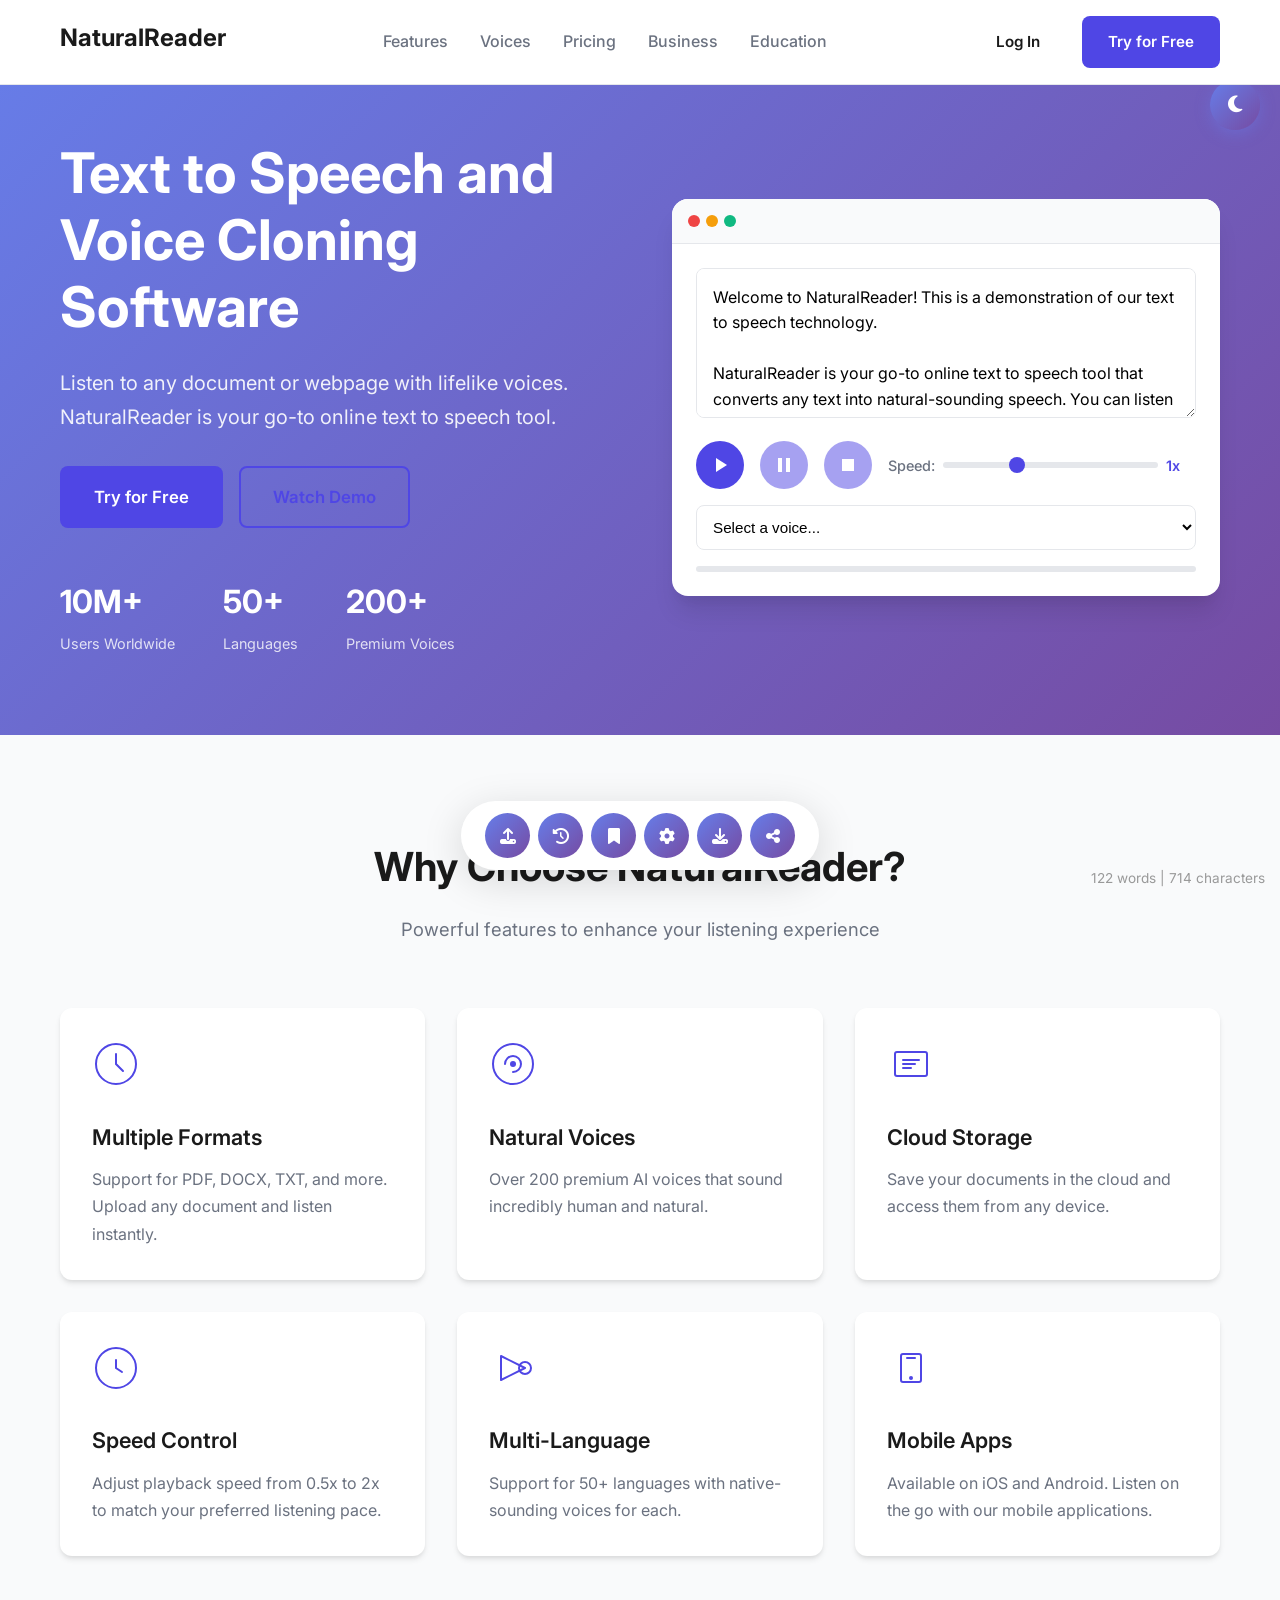
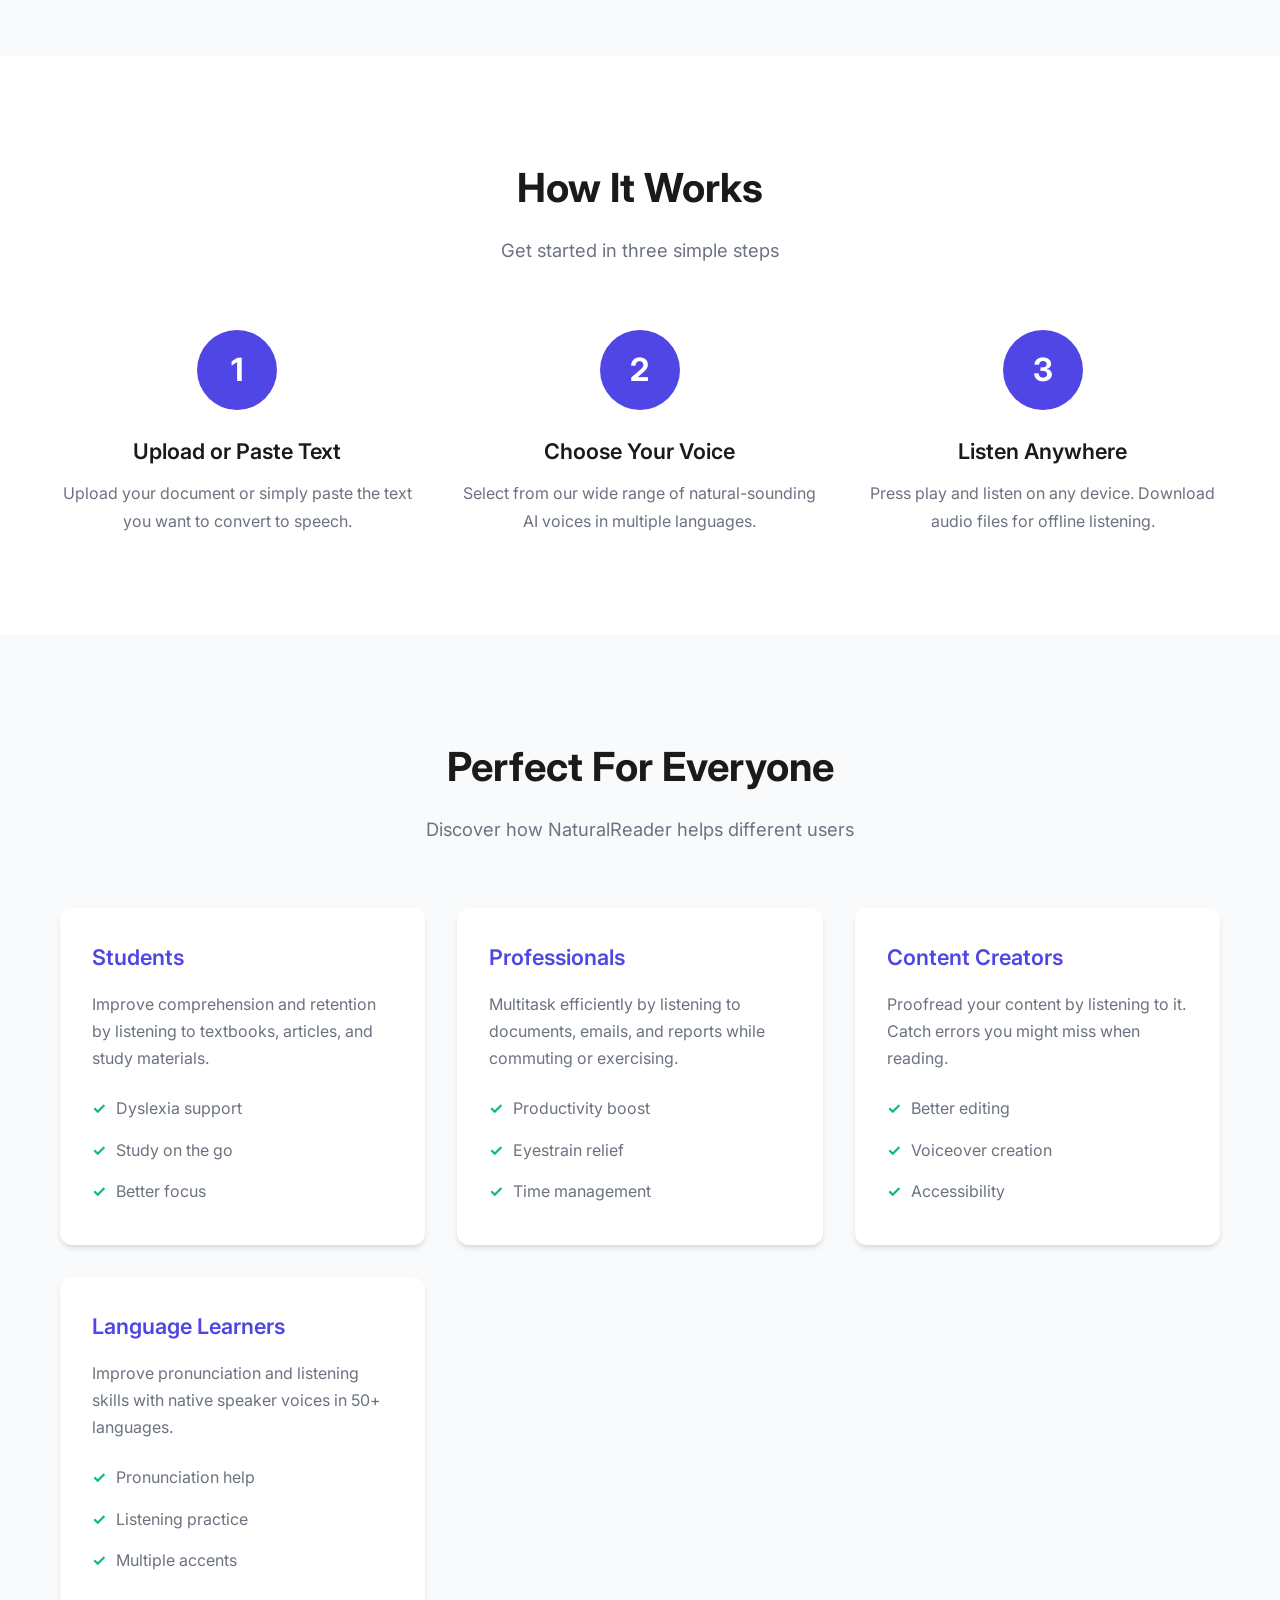
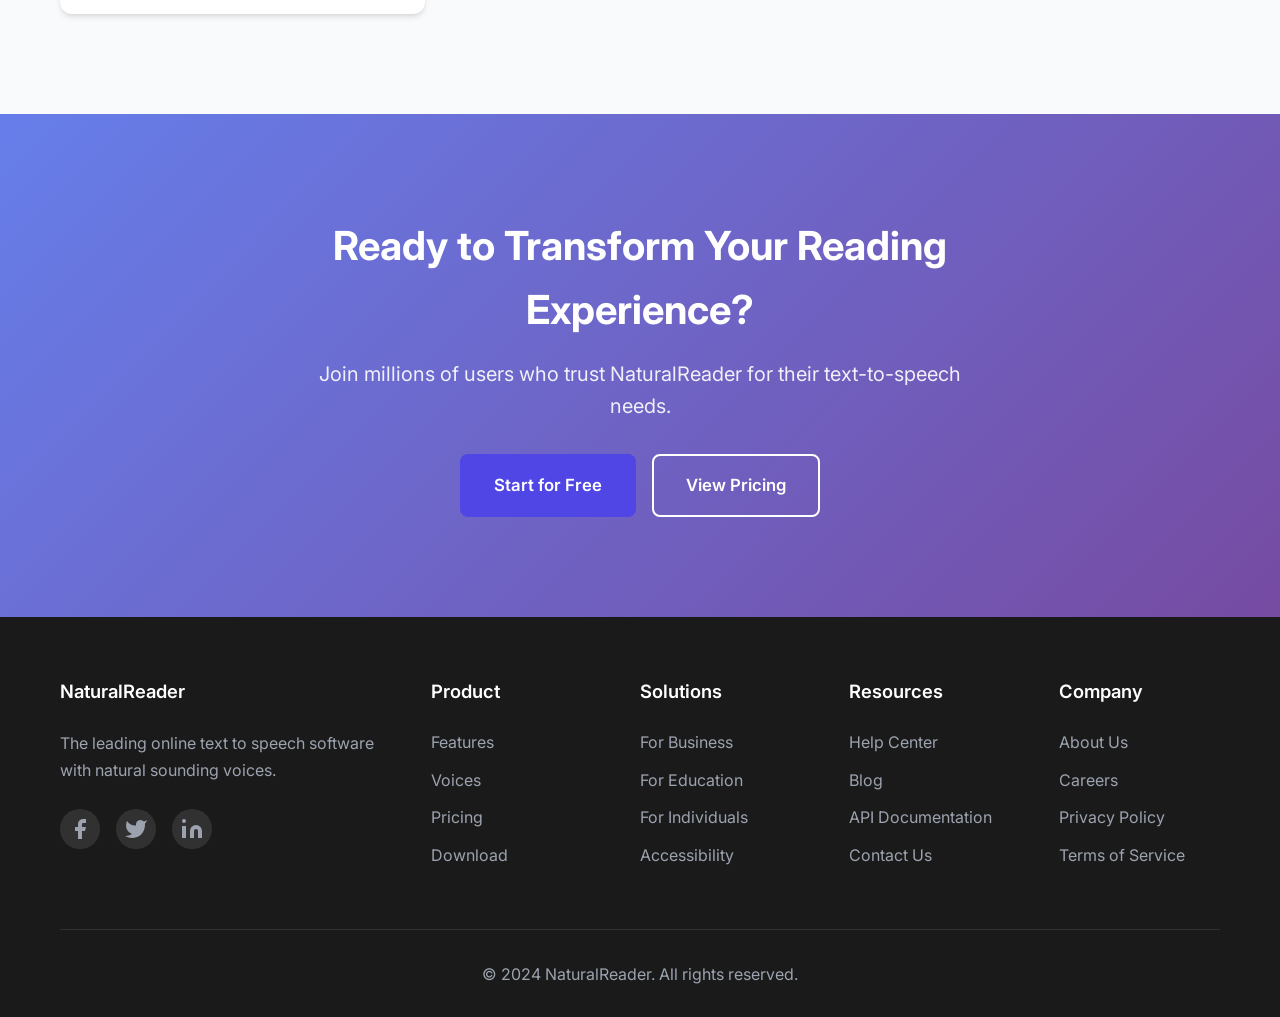
<file: naturalreaders-clone/index.html>
<!DOCTYPE html>
<html lang="en">
<head>
    <meta charset="UTF-8">
    <meta name="viewport" content="width=device-width, initial-scale=1.0">
    <title>NaturalReader - Online Text to Speech</title>
    <link rel="stylesheet" href="css/styles.css">
    <link rel="stylesheet" href="https://cdnjs.cloudflare.com/ajax/libs/font-awesome/6.4.0/css/all.min.css">
    <link rel="preconnect" href="https://fonts.googleapis.com">
    <link rel="preconnect" href="https://fonts.gstatic.com" crossorigin>
    <link href="https://fonts.googleapis.com/css2?family=Inter:wght@300;400;500;600;700&display=swap" rel="stylesheet">
</head>
<body>
    <!-- Dark Mode Toggle (Fixed Position) -->
    <button id="theme-toggle" class="theme-toggle" aria-label="Toggle Dark Mode">
        <i class="fas fa-moon"></i>
    </button>

    <!-- Header -->
    <header class="header">
        <nav class="navbar">
            <div class="container">
                <div class="nav-brand">
                    <a href="#" class="logo">
                        <svg width="180" height="40" viewBox="0 0 180 40" fill="none" xmlns="http://www.w3.org/2000/svg">
                            <text x="0" y="28" font-family="Inter" font-weight="700" font-size="24" fill="#1a1a1a">NaturalReader</text>
                        </svg>
                    </a>
                </div>
                <div class="nav-menu">
                    <ul class="nav-links">
                        <li><a href="#features">Features</a></li>
                        <li><a href="#voices">Voices</a></li>
                        <li><a href="#pricing">Pricing</a></li>
                        <li><a href="#business">Business</a></li>
                        <li><a href="#education">Education</a></li>
                    </ul>
                </div>
                <div class="nav-actions">
                    <a href="#" class="btn btn-secondary">Log In</a>
                    <a href="#" class="btn btn-primary">Try for Free</a>
                </div>
                <button class="mobile-menu-toggle" aria-label="Toggle menu">
                    <span></span>
                    <span></span>
                    <span></span>
                </button>
            </div>
        </nav>
    </header>

    <!-- Hero Section -->
    <section class="hero">
        <div class="container">
            <div class="hero-content">
                <h1 class="hero-title">Text to Speech and Voice Cloning Software</h1>
                <p class="hero-subtitle">Listen to any document or webpage with lifelike voices. NaturalReader is your go-to online text to speech tool.</p>
                <div class="hero-buttons">
                    <a href="#app" class="btn btn-primary btn-lg">Try for Free</a>
                    <a href="#demo" class="btn btn-outline btn-lg">Watch Demo</a>
                </div>
                <div class="hero-stats">
                    <div class="stat">
                        <span class="stat-number">10M+</span>
                        <span class="stat-label">Users Worldwide</span>
                    </div>
                    <div class="stat">
                        <span class="stat-number">50+</span>
                        <span class="stat-label">Languages</span>
                    </div>
                    <div class="stat">
                        <span class="stat-number">200+</span>
                        <span class="stat-label">Premium Voices</span>
                    </div>
                </div>
            </div>
            <div class="hero-image">
                <div class="app-preview">
                    <div class="preview-header">
                        <div class="preview-dots">
                            <span></span>
                            <span></span>
                            <span></span>
                        </div>
                    </div>
                    <div class="preview-body">
                        <textarea id="text-input" placeholder="Enter or paste your text here to convert it to speech..."></textarea>
                        <div class="player-controls">
                            <button class="control-btn" id="play-btn" aria-label="Play">
                                <svg width="24" height="24" viewBox="0 0 24 24" fill="currentColor">
                                    <path d="M8 5v14l11-7z"/>
                                </svg>
                            </button>
                            <button class="control-btn" id="pause-btn" aria-label="Pause" disabled>
                                <svg width="24" height="24" viewBox="0 0 24 24" fill="currentColor">
                                    <path d="M6 19h4V5H6v14zm8-14v14h4V5h-4z"/>
                                </svg>
                            </button>
                            <button class="control-btn" id="stop-btn" aria-label="Stop" disabled>
                                <svg width="24" height="24" viewBox="0 0 24 24" fill="currentColor">
                                    <path d="M6 6h12v12H6z"/>
                                </svg>
                            </button>
                            <div class="speed-control">
                                <label for="speed-slider">Speed:</label>
                                <input type="range" id="speed-slider" min="0.5" max="2" step="0.1" value="1">
                                <span id="speed-value">1x</span>
                            </div>
                            <select id="voice-select" class="voice-selector">
                                <option value="">Select a voice...</option>
                            </select>
                        </div>
                        <div class="progress-bar">
                            <div class="progress-fill" id="progress-fill"></div>
                        </div>
                    </div>
                </div>
            </div>
        </div>
    </section>

    <!-- Features Section -->
    <section class="features" id="features">
        <div class="container">
            <div class="section-header">
                <h2>Why Choose NaturalReader?</h2>
                <p>Powerful features to enhance your listening experience</p>
            </div>
            <div class="features-grid">
                <div class="feature-card">
                    <div class="feature-icon">
                        <svg width="48" height="48" viewBox="0 0 48 48" fill="none">
                            <circle cx="24" cy="24" r="20" stroke="#4F46E5" stroke-width="2" fill="none"/>
                            <path d="M24 14v10l7 7" stroke="#4F46E5" stroke-width="2" fill="none" stroke-linecap="round"/>
                        </svg>
                    </div>
                    <h3>Multiple Formats</h3>
                    <p>Support for PDF, DOCX, TXT, and more. Upload any document and listen instantly.</p>
                </div>
                <div class="feature-card">
                    <div class="feature-icon">
                        <svg width="48" height="48" viewBox="0 0 48 48" fill="none">
                            <circle cx="24" cy="24" r="20" stroke="#4F46E5" stroke-width="2" fill="none"/>
                            <path d="M16 24c0-4.4 3.6-8 8-8s8 3.6 8 8-3.6 8-8 8" stroke="#4F46E5" stroke-width="2" fill="none" stroke-linecap="round"/>
                            <circle cx="24" cy="24" r="3" fill="#4F46E5"/>
                        </svg>
                    </div>
                    <h3>Natural Voices</h3>
                    <p>Over 200 premium AI voices that sound incredibly human and natural.</p>
                </div>
                <div class="feature-card">
                    <div class="feature-icon">
                        <svg width="48" height="48" viewBox="0 0 48 48" fill="none">
                            <rect x="8" y="12" width="32" height="24" rx="2" stroke="#4F46E5" stroke-width="2" fill="none"/>
                            <path d="M16 20h16M16 24h12M16 28h8" stroke="#4F46E5" stroke-width="2" stroke-linecap="round"/>
                        </svg>
                    </div>
                    <h3>Cloud Storage</h3>
                    <p>Save your documents in the cloud and access them from any device.</p>
                </div>
                <div class="feature-card">
                    <div class="feature-icon">
                        <svg width="48" height="48" viewBox="0 0 48 48" fill="none">
                            <circle cx="24" cy="24" r="20" stroke="#4F46E5" stroke-width="2" fill="none"/>
                            <path d="M24 16v8l6 4" stroke="#4F46E5" stroke-width="2" fill="none" stroke-linecap="round"/>
                        </svg>
                    </div>
                    <h3>Speed Control</h3>
                    <p>Adjust playback speed from 0.5x to 2x to match your preferred listening pace.</p>
                </div>
                <div class="feature-card">
                    <div class="feature-icon">
                        <svg width="48" height="48" viewBox="0 0 48 48" fill="none">
                            <path d="M12 36V12l24 12-24 12z" stroke="#4F46E5" stroke-width="2" fill="none" stroke-linejoin="round"/>
                            <circle cx="36" cy="24" r="6" stroke="#4F46E5" stroke-width="2" fill="none"/>
                        </svg>
                    </div>
                    <h3>Multi-Language</h3>
                    <p>Support for 50+ languages with native-sounding voices for each.</p>
                </div>
                <div class="feature-card">
                    <div class="feature-icon">
                        <svg width="48" height="48" viewBox="0 0 48 48" fill="none">
                            <rect x="14" y="10" width="20" height="28" rx="2" stroke="#4F46E5" stroke-width="2" fill="none"/>
                            <circle cx="24" cy="34" r="2" fill="#4F46E5"/>
                            <path d="M20 14h8" stroke="#4F46E5" stroke-width="2" stroke-linecap="round"/>
                        </svg>
                    </div>
                    <h3>Mobile Apps</h3>
                    <p>Available on iOS and Android. Listen on the go with our mobile applications.</p>
                </div>
            </div>
        </div>
    </section>

    <!-- How It Works Section -->
    <section class="how-it-works">
        <div class="container">
            <div class="section-header">
                <h2>How It Works</h2>
                <p>Get started in three simple steps</p>
            </div>
            <div class="steps-grid">
                <div class="step">
                    <div class="step-number">1</div>
                    <h3>Upload or Paste Text</h3>
                    <p>Upload your document or simply paste the text you want to convert to speech.</p>
                </div>
                <div class="step">
                    <div class="step-number">2</div>
                    <h3>Choose Your Voice</h3>
                    <p>Select from our wide range of natural-sounding AI voices in multiple languages.</p>
                </div>
                <div class="step">
                    <div class="step-number">3</div>
                    <h3>Listen Anywhere</h3>
                    <p>Press play and listen on any device. Download audio files for offline listening.</p>
                </div>
            </div>
        </div>
    </section>

    <!-- Use Cases Section -->
    <section class="use-cases">
        <div class="container">
            <div class="section-header">
                <h2>Perfect For Everyone</h2>
                <p>Discover how NaturalReader helps different users</p>
            </div>
            <div class="use-cases-grid">
                <div class="use-case-card">
                    <h3>Students</h3>
                    <p>Improve comprehension and retention by listening to textbooks, articles, and study materials.</p>
                    <ul>
                        <li>Dyslexia support</li>
                        <li>Study on the go</li>
                        <li>Better focus</li>
                    </ul>
                </div>
                <div class="use-case-card">
                    <h3>Professionals</h3>
                    <p>Multitask efficiently by listening to documents, emails, and reports while commuting or exercising.</p>
                    <ul>
                        <li>Productivity boost</li>
                        <li>Eyestrain relief</li>
                        <li>Time management</li>
                    </ul>
                </div>
                <div class="use-case-card">
                    <h3>Content Creators</h3>
                    <p>Proofread your content by listening to it. Catch errors you might miss when reading.</p>
                    <ul>
                        <li>Better editing</li>
                        <li>Voiceover creation</li>
                        <li>Accessibility</li>
                    </ul>
                </div>
                <div class="use-case-card">
                    <h3>Language Learners</h3>
                    <p>Improve pronunciation and listening skills with native speaker voices in 50+ languages.</p>
                    <ul>
                        <li>Pronunciation help</li>
                        <li>Listening practice</li>
                        <li>Multiple accents</li>
                    </ul>
                </div>
            </div>
        </div>
    </section>

    <!-- CTA Section -->
    <section class="cta-section">
        <div class="container">
            <div class="cta-content">
                <h2>Ready to Transform Your Reading Experience?</h2>
                <p>Join millions of users who trust NaturalReader for their text-to-speech needs.</p>
                <div class="cta-buttons">
                    <a href="#signup" class="btn btn-primary btn-lg">Start for Free</a>
                    <a href="#pricing" class="btn btn-outline-light btn-lg">View Pricing</a>
                </div>
            </div>
        </div>
    </section>

    <!-- Footer -->
    <footer class="footer">
        <div class="container">
            <div class="footer-grid">
                <div class="footer-column">
                    <h4>NaturalReader</h4>
                    <p>The leading online text to speech software with natural sounding voices.</p>
                    <div class="social-links">
                        <a href="#" aria-label="Facebook">
                            <svg width="24" height="24" viewBox="0 0 24 24" fill="currentColor">
                                <path d="M18 2h-3a5 5 0 00-5 5v3H7v4h3v8h4v-8h3l1-4h-4V7a1 1 0 011-1h3z"/>
                            </svg>
                        </a>
                        <a href="#" aria-label="Twitter">
                            <svg width="24" height="24" viewBox="0 0 24 24" fill="currentColor">
                                <path d="M23 3a10.9 10.9 0 01-3.14 1.53 4.48 4.48 0 00-7.86 3v1A10.66 10.66 0 013 4s-4 9 5 13a11.64 11.64 0 01-7 2c9 5 20 0 20-11.5a4.5 4.5 0 00-.08-.83A7.72 7.72 0 0023 3z"/>
                            </svg>
                        </a>
                        <a href="#" aria-label="LinkedIn">
                            <svg width="24" height="24" viewBox="0 0 24 24" fill="currentColor">
                                <path d="M16 8a6 6 0 016 6v7h-4v-7a2 2 0 00-2-2 2 2 0 00-2 2v7h-4v-7a6 6 0 016-6zM2 9h4v12H2z"/>
                                <circle cx="4" cy="4" r="2"/>
                            </svg>
                        </a>
                    </div>
                </div>
                <div class="footer-column">
                    <h4>Product</h4>
                    <ul>
                        <li><a href="#">Features</a></li>
                        <li><a href="#">Voices</a></li>
                        <li><a href="#">Pricing</a></li>
                        <li><a href="#">Download</a></li>
                    </ul>
                </div>
                <div class="footer-column">
                    <h4>Solutions</h4>
                    <ul>
                        <li><a href="#">For Business</a></li>
                        <li><a href="#">For Education</a></li>
                        <li><a href="#">For Individuals</a></li>
                        <li><a href="#">Accessibility</a></li>
                    </ul>
                </div>
                <div class="footer-column">
                    <h4>Resources</h4>
                    <ul>
                        <li><a href="#">Help Center</a></li>
                        <li><a href="#">Blog</a></li>
                        <li><a href="#">API Documentation</a></li>
                        <li><a href="#">Contact Us</a></li>
                    </ul>
                </div>
                <div class="footer-column">
                    <h4>Company</h4>
                    <ul>
                        <li><a href="#">About Us</a></li>
                        <li><a href="#">Careers</a></li>
                        <li><a href="#">Privacy Policy</a></li>
                        <li><a href="#">Terms of Service</a></li>
                    </ul>
                </div>
            </div>
            <div class="footer-bottom">
                <p>&copy; 2024 NaturalReader. All rights reserved.</p>
            </div>
        </div>
    </footer>

    <!-- Enhanced Features Modals -->
    
    <!-- File Upload Modal -->
    <div id="upload-modal" class="modal">
        <div class="modal-content">
            <button class="modal-close">&times;</button>
            <h3>Upload Document</h3>
            <div class="upload-area" id="upload-area">
                <i class="fas fa-cloud-upload-alt"></i>
                <p>Drag & drop files here or click to browse</p>
                <p class="supported-formats">Supported: PDF, DOCX, TXT, RTF, EPUB</p>
                <input type="file" id="file-input" accept=".pdf,.docx,.txt,.rtf,.epub" multiple>
            </div>
            <div id="file-list" class="file-list"></div>
            <div class="modal-actions">
                <button class="btn btn-secondary" id="cancel-upload">Cancel</button>
                <button class="btn btn-primary" id="confirm-upload" disabled>Upload Files</button>
            </div>
        </div>
    </div>

    <!-- Text History Modal -->
    <div id="history-modal" class="modal">
        <div class="modal-content">
            <button class="modal-close">&times;</button>
            <h3>Reading History</h3>
            <div id="history-list" class="history-list">
                <p class="empty-state">No history yet. Start reading to see your history here.</p>
            </div>
            <div class="modal-actions">
                <button class="btn btn-secondary" id="clear-history">Clear History</button>
            </div>
        </div>
    </div>

    <!-- Bookmarks Modal -->
    <div id="bookmarks-modal" class="modal">
        <div class="modal-content">
            <button class="modal-close">&times;</button>
            <h3>Bookmarks</h3>
            <div id="bookmarks-list" class="bookmarks-list">
                <p class="empty-state">No bookmarks yet. Add bookmarks to save your favorite positions.</p>
            </div>
            <div class="modal-actions">
                <button class="btn btn-secondary" id="clear-bookmarks">Clear All</button>
            </div>
        </div>
    </div>

    <!-- Settings Modal -->
    <div id="settings-modal" class="modal">
        <div class="modal-content">
            <button class="modal-close">&times;</button>
            <h3>Settings</h3>
            <div class="settings-section">
                <h4>Playback</h4>
                <div class="setting-item">
                    <label for="auto-play">Auto-play on upload</label>
                    <input type="checkbox" id="auto-play">
                </div>
                <div class="setting-item">
                    <label for="highlight-text">Highlight text while reading</label>
                    <input type="checkbox" id="highlight-text" checked>
                </div>
                <div class="setting-item">
                    <label for="keyboard-shortcuts">Enable keyboard shortcuts</label>
                    <input type="checkbox" id="keyboard-shortcuts" checked>
                </div>
            </div>
            <div class="settings-section">
                <h4>Display</h4>
                <div class="setting-item">
                    <label for="font-size">Text size</label>
                    <input type="range" id="font-size" min="12" max="24" value="16">
                    <span id="font-size-value">16px</span>
                </div>
                <div class="setting-item">
                    <label for="line-height">Line height</label>
                    <select id="line-height">
                        <option value="1.4">Normal</option>
                        <option value="1.6" selected>Comfortable</option>
                        <option value="2.0">Relaxed</option>
                    </select>
                </div>
            </div>
            <div class="settings-section">
                <h4>Voice</h4>
                <div class="setting-item">
                    <label for="default-voice">Default voice</label>
                    <select id="default-voice">
                        <option value="">System default</option>
                    </select>
                </div>
                <div class="setting-item">
                    <label for="pitch">Pitch adjustment</label>
                    <input type="range" id="pitch" min="0.5" max="2" step="0.1" value="1">
                    <span id="pitch-value">1.0</span>
                </div>
            </div>
        </div>
    </div>

    <!-- Enhanced Player Controls -->
    <div class="enhanced-controls">
        <button class="control-btn-small" id="upload-btn" title="Upload File">
            <i class="fas fa-upload"></i>
        </button>
        <button class="control-btn-small" id="history-btn" title="History">
            <i class="fas fa-history"></i>
        </button>
        <button class="control-btn-small" id="bookmark-btn" title="Add Bookmark">
            <i class="fas fa-bookmark"></i>
        </button>
        <button class="control-btn-small" id="settings-btn" title="Settings">
            <i class="fas fa-cog"></i>
        </button>
        <button class="control-btn-small" id="download-btn" title="Download Audio">
            <i class="fas fa-download"></i>
        </button>
        <button class="control-btn-small" id="share-btn" title="Share">
            <i class="fas fa-share-alt"></i>
        </button>
    </div>

    <script src="js/app.js"></script>
</body>
</html>
</file>
<file: naturalreaders-clone/css/styles.css>
/* Reset and Base Styles */
* {
    margin: 0;
    padding: 0;
    box-sizing: border-box;
}

:root {
    --primary-color: #4F46E5;
    --primary-dark: #4338CA;
    --secondary-color: #10B981;
    --text-dark: #1a1a1a;
    --text-gray: #6B7280;
    --text-light: #9CA3AF;
    --bg-light: #F9FAFB;
    --bg-white: #ffffff;
    --border-color: #E5E7EB;
    --shadow-sm: 0 1px 2px 0 rgba(0, 0, 0, 0.05);
    --shadow-md: 0 4px 6px -1px rgba(0, 0, 0, 0.1), 0 2px 4px -1px rgba(0, 0, 0, 0.06);
    --shadow-lg: 0 10px 15px -3px rgba(0, 0, 0, 0.1), 0 4px 6px -2px rgba(0, 0, 0, 0.05);
    --shadow-xl: 0 20px 25px -5px rgba(0, 0, 0, 0.1), 0 10px 10px -5px rgba(0, 0, 0, 0.04);
}

body {
    font-family: 'Inter', -apple-system, BlinkMacSystemFont, 'Segoe UI', Roboto, Oxygen, Ubuntu, Cantarell, sans-serif;
    line-height: 1.6;
    color: var(--text-dark);
    background-color: var(--bg-white);
}

.container {
    max-width: 1200px;
    margin: 0 auto;
    padding: 0 20px;
}

/* Header & Navigation */
.header {
    position: fixed;
    top: 0;
    left: 0;
    right: 0;
    background: var(--bg-white);
    border-bottom: 1px solid var(--border-color);
    z-index: 1000;
}

.navbar {
    padding: 1rem 0;
}

.navbar .container {
    display: flex;
    align-items: center;
    justify-content: space-between;
}

.nav-brand .logo {
    text-decoration: none;
    color: var(--text-dark);
}

.nav-menu {
    display: flex;
    align-items: center;
}

.nav-links {
    display: flex;
    list-style: none;
    gap: 2rem;
}

.nav-links a {
    text-decoration: none;
    color: var(--text-gray);
    font-weight: 500;
    transition: color 0.3s ease;
}

.nav-links a:hover {
    color: var(--primary-color);
}

.nav-actions {
    display: flex;
    gap: 1rem;
}

.mobile-menu-toggle {
    display: none;
    flex-direction: column;
    gap: 4px;
    background: none;
    border: none;
    cursor: pointer;
    padding: 8px;
}

.mobile-menu-toggle span {
    width: 24px;
    height: 2px;
    background: var(--text-dark);
    transition: all 0.3s ease;
}

/* Buttons */
.btn {
    display: inline-block;
    padding: 0.75rem 1.5rem;
    border-radius: 8px;
    font-weight: 600;
    text-decoration: none;
    transition: all 0.3s ease;
    cursor: pointer;
    border: 2px solid transparent;
    font-size: 0.95rem;
}

.btn-primary {
    background: var(--primary-color);
    color: white;
}

.btn-primary:hover {
    background: var(--primary-dark);
    transform: translateY(-2px);
    box-shadow: var(--shadow-md);
}

.btn-secondary {
    background: transparent;
    color: var(--text-dark);
}

.btn-secondary:hover {
    background: var(--bg-light);
}

.btn-outline {
    background: transparent;
    color: var(--primary-color);
    border-color: var(--primary-color);
}

.btn-outline:hover {
    background: var(--primary-color);
    color: white;
}

.btn-outline-light {
    background: transparent;
    color: white;
    border-color: white;
}

.btn-outline-light:hover {
    background: white;
    color: var(--primary-color);
}

.btn-lg {
    padding: 1rem 2rem;
    font-size: 1.05rem;
}

/* Hero Section */
.hero {
    padding: 140px 0 80px;
    background: linear-gradient(135deg, #667eea 0%, #764ba2 100%);
    color: white;
    overflow: hidden;
}

.hero .container {
    display: grid;
    grid-template-columns: 1fr 1fr;
    gap: 4rem;
    align-items: center;
}

.hero-title {
    font-size: 3.5rem;
    font-weight: 700;
    line-height: 1.2;
    margin-bottom: 1.5rem;
}

.hero-subtitle {
    font-size: 1.25rem;
    opacity: 0.9;
    margin-bottom: 2rem;
    line-height: 1.7;
}

.hero-buttons {
    display: flex;
    gap: 1rem;
    margin-bottom: 3rem;
}

.hero-stats {
    display: flex;
    gap: 3rem;
}

.stat {
    display: flex;
    flex-direction: column;
}

.stat-number {
    font-size: 2rem;
    font-weight: 700;
    margin-bottom: 0.25rem;
}

.stat-label {
    font-size: 0.9rem;
    opacity: 0.8;
}

.hero-image {
    display: flex;
    justify-content: center;
    align-items: center;
}

.app-preview {
    background: var(--bg-white);
    border-radius: 16px;
    box-shadow: var(--shadow-xl);
    overflow: hidden;
    width: 100%;
    max-width: 550px;
}

.preview-header {
    background: var(--bg-light);
    padding: 1rem;
    border-bottom: 1px solid var(--border-color);
}

.preview-dots {
    display: flex;
    gap: 6px;
}

.preview-dots span {
    width: 12px;
    height: 12px;
    border-radius: 50%;
    background: var(--border-color);
}

.preview-dots span:first-child {
    background: #EF4444;
}

.preview-dots span:nth-child(2) {
    background: #F59E0B;
}

.preview-dots span:last-child {
    background: #10B981;
}

.preview-body {
    padding: 1.5rem;
}

#text-input {
    width: 100%;
    min-height: 150px;
    padding: 1rem;
    border: 1px solid var(--border-color);
    border-radius: 8px;
    resize: vertical;
    font-family: inherit;
    font-size: 1rem;
    margin-bottom: 1rem;
}

.player-controls {
    display: flex;
    align-items: center;
    gap: 1rem;
    flex-wrap: wrap;
    margin-bottom: 1rem;
}

.control-btn {
    width: 48px;
    height: 48px;
    border-radius: 50%;
    border: none;
    background: var(--primary-color);
    color: white;
    cursor: pointer;
    display: flex;
    align-items: center;
    justify-content: center;
    transition: all 0.3s ease;
}

.control-btn:hover:not(:disabled) {
    background: var(--primary-dark);
    transform: scale(1.1);
}

.control-btn:disabled {
    opacity: 0.5;
    cursor: not-allowed;
}

.speed-control {
    display: flex;
    align-items: center;
    gap: 0.5rem;
    flex: 1;
    min-width: 150px;
}

.speed-control label {
    font-size: 0.9rem;
    font-weight: 500;
    color: var(--text-gray);
}

#speed-slider {
    flex: 1;
    height: 6px;
    border-radius: 3px;
    background: var(--border-color);
    outline: none;
    -webkit-appearance: none;
}

#speed-slider::-webkit-slider-thumb {
    -webkit-appearance: none;
    width: 16px;
    height: 16px;
    border-radius: 50%;
    background: var(--primary-color);
    cursor: pointer;
}

#speed-value {
    font-size: 0.9rem;
    font-weight: 600;
    color: var(--primary-color);
    min-width: 30px;
}

.voice-selector {
    width: 100%;
    padding: 0.75rem;
    border: 1px solid var(--border-color);
    border-radius: 8px;
    font-size: 0.95rem;
    background: white;
    cursor: pointer;
}

.progress-bar {
    width: 100%;
    height: 6px;
    background: var(--border-color);
    border-radius: 3px;
    overflow: hidden;
}

.progress-fill {
    height: 100%;
    width: 0%;
    background: var(--primary-color);
    transition: width 0.3s ease;
}

/* Features Section */
.features {
    padding: 100px 0;
    background: var(--bg-light);
}

.section-header {
    text-align: center;
    margin-bottom: 4rem;
}

.section-header h2 {
    font-size: 2.5rem;
    font-weight: 700;
    margin-bottom: 1rem;
    color: var(--text-dark);
}

.section-header p {
    font-size: 1.15rem;
    color: var(--text-gray);
}

.features-grid {
    display: grid;
    grid-template-columns: repeat(auto-fit, minmax(320px, 1fr));
    gap: 2rem;
}

.feature-card {
    background: var(--bg-white);
    padding: 2rem;
    border-radius: 12px;
    box-shadow: var(--shadow-md);
    transition: all 0.3s ease;
}

.feature-card:hover {
    transform: translateY(-5px);
    box-shadow: var(--shadow-lg);
}

.feature-icon {
    margin-bottom: 1.5rem;
}

.feature-card h3 {
    font-size: 1.35rem;
    font-weight: 600;
    margin-bottom: 0.75rem;
    color: var(--text-dark);
}

.feature-card p {
    color: var(--text-gray);
    line-height: 1.7;
}

/* How It Works Section */
.how-it-works {
    padding: 100px 0;
    background: var(--bg-white);
}

.steps-grid {
    display: grid;
    grid-template-columns: repeat(auto-fit, minmax(280px, 1fr));
    gap: 3rem;
}

.step {
    text-align: center;
}

.step-number {
    width: 80px;
    height: 80px;
    border-radius: 50%;
    background: var(--primary-color);
    color: white;
    font-size: 2rem;
    font-weight: 700;
    display: flex;
    align-items: center;
    justify-content: center;
    margin: 0 auto 1.5rem;
}

.step h3 {
    font-size: 1.35rem;
    font-weight: 600;
    margin-bottom: 0.75rem;
    color: var(--text-dark);
}

.step p {
    color: var(--text-gray);
    line-height: 1.7;
}

/* Use Cases Section */
.use-cases {
    padding: 100px 0;
    background: var(--bg-light);
}

.use-cases-grid {
    display: grid;
    grid-template-columns: repeat(auto-fit, minmax(280px, 1fr));
    gap: 2rem;
}

.use-case-card {
    background: var(--bg-white);
    padding: 2rem;
    border-radius: 12px;
    box-shadow: var(--shadow-md);
}

.use-case-card h3 {
    font-size: 1.35rem;
    font-weight: 600;
    margin-bottom: 1rem;
    color: var(--primary-color);
}

.use-case-card p {
    color: var(--text-gray);
    margin-bottom: 1rem;
    line-height: 1.7;
}

.use-case-card ul {
    list-style: none;
}

.use-case-card li {
    padding: 0.5rem 0;
    color: var(--text-gray);
    position: relative;
    padding-left: 1.5rem;
}

.use-case-card li:before {
    content: "✓";
    position: absolute;
    left: 0;
    color: var(--secondary-color);
    font-weight: 700;
}

/* CTA Section */
.cta-section {
    padding: 100px 0;
    background: linear-gradient(135deg, #667eea 0%, #764ba2 100%);
    color: white;
}

.cta-content {
    text-align: center;
    max-width: 700px;
    margin: 0 auto;
}

.cta-content h2 {
    font-size: 2.5rem;
    font-weight: 700;
    margin-bottom: 1rem;
}

.cta-content p {
    font-size: 1.25rem;
    opacity: 0.9;
    margin-bottom: 2rem;
}

.cta-buttons {
    display: flex;
    gap: 1rem;
    justify-content: center;
    flex-wrap: wrap;
}

/* Footer */
.footer {
    background: var(--text-dark);
    color: white;
    padding: 60px 0 30px;
}

.footer-grid {
    display: grid;
    grid-template-columns: 2fr repeat(4, 1fr);
    gap: 3rem;
    margin-bottom: 3rem;
}

.footer-column h4 {
    font-size: 1.15rem;
    font-weight: 600;
    margin-bottom: 1.5rem;
}

.footer-column p {
    color: var(--text-light);
    line-height: 1.7;
    margin-bottom: 1.5rem;
}

.footer-column ul {
    list-style: none;
}

.footer-column li {
    margin-bottom: 0.75rem;
}

.footer-column a {
    color: var(--text-light);
    text-decoration: none;
    transition: color 0.3s ease;
}

.footer-column a:hover {
    color: white;
}

.social-links {
    display: flex;
    gap: 1rem;
}

.social-links a {
    width: 40px;
    height: 40px;
    border-radius: 50%;
    background: rgba(255, 255, 255, 0.1);
    display: flex;
    align-items: center;
    justify-content: center;
    transition: all 0.3s ease;
}

.social-links a:hover {
    background: var(--primary-color);
    transform: translateY(-3px);
}

.footer-bottom {
    text-align: center;
    padding-top: 2rem;
    border-top: 1px solid rgba(255, 255, 255, 0.1);
    color: var(--text-light);
}

/* Responsive Design */
@media (max-width: 992px) {
    .hero .container {
        grid-template-columns: 1fr;
        gap: 3rem;
    }

    .hero-title {
        font-size: 2.75rem;
    }

    .footer-grid {
        grid-template-columns: repeat(2, 1fr);
    }
}

@media (max-width: 768px) {
    .nav-menu,
    .nav-actions {
        display: none;
    }

    .mobile-menu-toggle {
        display: flex;
    }

    .hero {
        padding: 100px 0 60px;
    }

    .hero-title {
        font-size: 2.25rem;
    }

    .hero-subtitle {
        font-size: 1.1rem;
    }

    .hero-buttons {
        flex-direction: column;
    }

    .hero-stats {
        gap: 2rem;
    }

    .section-header h2 {
        font-size: 2rem;
    }

    .features-grid,
    .steps-grid,
    .use-cases-grid {
        grid-template-columns: 1fr;
    }

    .footer-grid {
        grid-template-columns: 1fr;
    }

    .player-controls {
        flex-direction: column;
        align-items: stretch;
    }

    .control-btn {
        width: 56px;
        height: 56px;
    }
}

@media (max-width: 480px) {
    .hero-title {
        font-size: 1.85rem;
    }

    .stat-number {
        font-size: 1.5rem;
    }

    .btn-lg {
        padding: 0.85rem 1.5rem;
        font-size: 1rem;
    }
}

/* ========================================
   FUTURE ENHANCEMENTS STYLES
   ======================================== */

/* Dark Mode Toggle */
.theme-toggle {
    position: fixed;
    top: 80px;
    right: 20px;
    width: 50px;
    height: 50px;
    border-radius: 50%;
    background: linear-gradient(135deg, #667eea 0%, #764ba2 100%);
    border: none;
    cursor: pointer;
    display: flex;
    align-items: center;
    justify-content: center;
    color: white;
    font-size: 1.2rem;
    box-shadow: 0 4px 15px rgba(102, 126, 234, 0.4);
    transition: all 0.3s ease;
    z-index: 999;
}

.theme-toggle:hover {
    transform: scale(1.1) rotate(15deg);
    box-shadow: 0 6px 20px rgba(102, 126, 234, 0.6);
}

/* Dark Mode Styles */
body.dark-mode {
    background: #0f0f0f;
    color: #e0e0e0;
}

body.dark-mode .header {
    background: rgba(15, 15, 15, 0.95);
    border-bottom: 1px solid #333;
}

body.dark-mode .hero {
    background: linear-gradient(135deg, #1a1a2e 0%, #16213e 100%);
}

body.dark-mode .feature-card,
body.dark-mode .use-case-card,
body.dark-mode .step {
    background: #1a1a1a;
    border-color: #333;
}

body.dark-mode .app-preview {
    background: #1a1a1a;
    border-color: #333;
}

body.dark-mode #text-input {
    background: #2a2a2a;
    color: #e0e0e0;
    border-color: #444;
}

body.dark-mode .modal-content {
    background: #1a1a1a;
    color: #e0e0e0;
}

body.dark-mode .footer {
    background: #0a0a0a;
    border-top: 1px solid #333;
}

body.dark-mode .cta-section {
    background: linear-gradient(135deg, #1a1a2e 0%, #16213e 100%);
}

/* Modal Styles */
.modal {
    display: none;
    position: fixed;
    z-index: 10000;
    left: 0;
    top: 0;
    width: 100%;
    height: 100%;
    background: rgba(0, 0, 0, 0.7);
    backdrop-filter: blur(5px);
    animation: fadeIn 0.3s ease;
}

.modal.active {
    display: flex;
    align-items: center;
    justify-content: center;
}

.modal-content {
    background: white;
    border-radius: 16px;
    padding: 2rem;
    max-width: 600px;
    width: 90%;
    max-height: 80vh;
    overflow-y: auto;
    position: relative;
    animation: slideUp 0.3s ease;
    box-shadow: 0 20px 60px rgba(0, 0, 0, 0.3);
}

.modal-close {
    position: absolute;
    top: 1rem;
    right: 1rem;
    background: none;
    border: none;
    font-size: 2rem;
    cursor: pointer;
    color: #666;
    transition: color 0.3s ease;
}

.modal-close:hover {
    color: #ef4444;
}

.modal h3 {
    margin-bottom: 1.5rem;
    color: #1a1a1a;
    font-size: 1.5rem;
}

/* Upload Area */
.upload-area {
    border: 2px dashed #667eea;
    border-radius: 12px;
    padding: 3rem 2rem;
    text-align: center;
    cursor: pointer;
    transition: all 0.3s ease;
    background: rgba(102, 126, 234, 0.05);
}

.upload-area:hover,
.upload-area.dragover {
    border-color: #764ba2;
    background: rgba(102, 126, 234, 0.1);
    transform: scale(1.02);
}

.upload-area i {
    font-size: 3rem;
    color: #667eea;
    margin-bottom: 1rem;
}

.upload-area p {
    color: #666;
    margin: 0.5rem 0;
}

.supported-formats {
    font-size: 0.85rem;
    color: #999;
}

#file-input {
    display: none;
}

.file-list {
    margin: 1rem 0;
    max-height: 200px;
    overflow-y: auto;
}

.file-item {
    display: flex;
    align-items: center;
    justify-content: space-between;
    padding: 0.75rem;
    background: #f8f9fa;
    border-radius: 8px;
    margin: 0.5rem 0;
}

.file-item .file-info {
    display: flex;
    align-items: center;
    gap: 0.75rem;
}

.file-item i {
    color: #667eea;
}

.file-item .remove-file {
    background: none;
    border: none;
    color: #ef4444;
    cursor: pointer;
    padding: 0.25rem;
}

/* History & Bookmarks Lists */
.history-list,
.bookmarks-list {
    max-height: 300px;
    overflow-y: auto;
}

.history-item,
.bookmark-item {
    padding: 1rem;
    border-bottom: 1px solid #eee;
    cursor: pointer;
    transition: background 0.3s ease;
}

.history-item:hover,
.bookmark-item:hover {
    background: #f8f9fa;
}

.history-item:last-child,
.bookmark-item:last-child {
    border-bottom: none;
}

.empty-state {
    text-align: center;
    color: #999;
    padding: 2rem;
}

/* Settings Sections */
.settings-section {
    margin: 1.5rem 0;
    padding: 1.5rem;
    background: #f8f9fa;
    border-radius: 12px;
}

.settings-section h4 {
    margin-bottom: 1rem;
    color: #1a1a1a;
    font-size: 1.1rem;
}

.setting-item {
    display: flex;
    align-items: center;
    justify-content: space-between;
    margin: 1rem 0;
    padding: 0.5rem 0;
}

.setting-item label {
    color: #333;
    font-weight: 500;
}

.setting-item input[type="checkbox"] {
    width: 20px;
    height: 20px;
    cursor: pointer;
}

.setting-item input[type="range"] {
    width: 150px;
}

.setting-item select {
    padding: 0.5rem;
    border: 1px solid #ddd;
    border-radius: 6px;
    background: white;
}

.modal-actions {
    display: flex;
    gap: 1rem;
    justify-content: flex-end;
    margin-top: 1.5rem;
    padding-top: 1.5rem;
    border-top: 1px solid #eee;
}

/* Enhanced Controls Bar */
.enhanced-controls {
    position: fixed;
    bottom: 30px;
    left: 50%;
    transform: translateX(-50%);
    display: flex;
    gap: 0.5rem;
    background: white;
    padding: 0.75rem 1.5rem;
    border-radius: 50px;
    box-shadow: 0 10px 40px rgba(0, 0, 0, 0.15);
    z-index: 9999;
    transition: all 0.3s ease;
}

.enhanced-controls:hover {
    transform: translateX(-50%) translateY(-5px);
    box-shadow: 0 15px 50px rgba(0, 0, 0, 0.2);
}

.control-btn-small {
    width: 45px;
    height: 45px;
    border-radius: 50%;
    border: none;
    background: linear-gradient(135deg, #667eea 0%, #764ba2 100%);
    color: white;
    cursor: pointer;
    display: flex;
    align-items: center;
    justify-content: center;
    font-size: 1rem;
    transition: all 0.3s ease;
    position: relative;
}

.control-btn-small:hover {
    transform: scale(1.15);
    box-shadow: 0 5px 15px rgba(102, 126, 234, 0.4);
}

.control-btn-small:active {
    transform: scale(0.95);
}

.control-btn-small[disabled] {
    opacity: 0.5;
    cursor: not-allowed;
}

/* Tooltip for buttons */
.control-btn-small[title]:hover::after {
    content: attr(title);
    position: absolute;
    bottom: -35px;
    left: 50%;
    transform: translateX(-50%);
    background: #333;
    color: white;
    padding: 0.4rem 0.8rem;
    border-radius: 6px;
    font-size: 0.75rem;
    white-space: nowrap;
    animation: fadeIn 0.2s ease;
}

/* Text Highlighting */
.highlight-text {
    background: linear-gradient(120deg, rgba(102, 126, 234, 0.3) 0%, rgba(118, 75, 162, 0.3) 100%);
    border-radius: 4px;
    padding: 2px 4px;
    transition: background 0.3s ease;
}

.highlight-text.active {
    background: linear-gradient(120deg, rgba(102, 126, 234, 0.6) 0%, rgba(118, 75, 162, 0.6) 100%);
}

/* Word Count Display */
.word-count {
    position: absolute;
    bottom: 10px;
    right: 15px;
    font-size: 0.85rem;
    color: #999;
}

/* Progress Time Display */
.time-display {
    display: flex;
    gap: 1rem;
    font-size: 0.85rem;
    color: #666;
    margin-top: 0.5rem;
}

/* Animation Keyframes */
@keyframes fadeIn {
    from {
        opacity: 0;
    }
    to {
        opacity: 1;
    }
}

@keyframes slideUp {
    from {
        transform: translateY(30px);
        opacity: 0;
    }
    to {
        transform: translateY(0);
        opacity: 1;
    }
}

@keyframes pulse {
    0%, 100% {
        transform: scale(1);
    }
    50% {
        transform: scale(1.05);
    }
}

.pulse-animation {
    animation: pulse 2s infinite;
}

/* Loading Spinner */
.spinner {
    width: 40px;
    height: 40px;
    border: 4px solid #f3f3f3;
    border-top: 4px solid #667eea;
    border-radius: 50%;
    animation: spin 1s linear infinite;
}

@keyframes spin {
    0% { transform: rotate(0deg); }
    100% { transform: rotate(360deg); }
}

/* Notification Toast */
.toast {
    position: fixed;
    bottom: 100px;
    right: 30px;
    background: white;
    padding: 1rem 1.5rem;
    border-radius: 12px;
    box-shadow: 0 10px 40px rgba(0, 0, 0, 0.15);
    display: flex;
    align-items: center;
    gap: 1rem;
    z-index: 10001;
    animation: slideInRight 0.3s ease;
    max-width: 350px;
}

.toast.success {
    border-left: 4px solid #10b981;
}

.toast.error {
    border-left: 4px solid #ef4444;
}

.toast.info {
    border-left: 4px solid #667eea;
}

.toast-message {
    flex: 1;
    color: #333;
}

.toast-close {
    background: none;
    border: none;
    color: #999;
    cursor: pointer;
    font-size: 1.2rem;
}

@keyframes slideInRight {
    from {
        transform: translateX(100%);
        opacity: 0;
    }
    to {
        transform: translateX(0);
        opacity: 1;
    }
}

/* Responsive adjustments for enhanced controls */
@media (max-width: 768px) {
    .enhanced-controls {
        bottom: 20px;
        padding: 0.5rem 1rem;
        gap: 0.3rem;
    }

    .control-btn-small {
        width: 40px;
        height: 40px;
        font-size: 0.9rem;
    }

    .theme-toggle {
        top: 70px;
        right: 15px;
        width: 45px;
        height: 45px;
    }

    .modal-content {
        width: 95%;
        padding: 1.5rem;
    }

    .setting-item {
        flex-direction: column;
        align-items: flex-start;
        gap: 0.5rem;
    }

    .setting-item input[type="range"],
    .setting-item select {
        width: 100%;
    }
}

/* Print Styles */
@media print {
    .header,
    .enhanced-controls,
    .theme-toggle,
    .modal,
    .cta-section,
    .footer {
        display: none !important;
    }

    body {
        background: white;
        color: black;
    }

    .hero {
        background: white;
    }
}

/* Accessibility Improvements */
@media (prefers-reduced-motion: reduce) {
    *,
    *::before,
    *::after {
        animation-duration: 0.01ms !important;
        animation-iteration-count: 1 !important;
        transition-duration: 0.01ms !important;
    }
}

/* High Contrast Mode */
@media (prefers-contrast: high) {
    .btn-primary {
        background: #000;
        border: 2px solid #000;
    }

    .feature-card,
    .use-case-card {
        border-width: 2px;
    }
}
</file>
